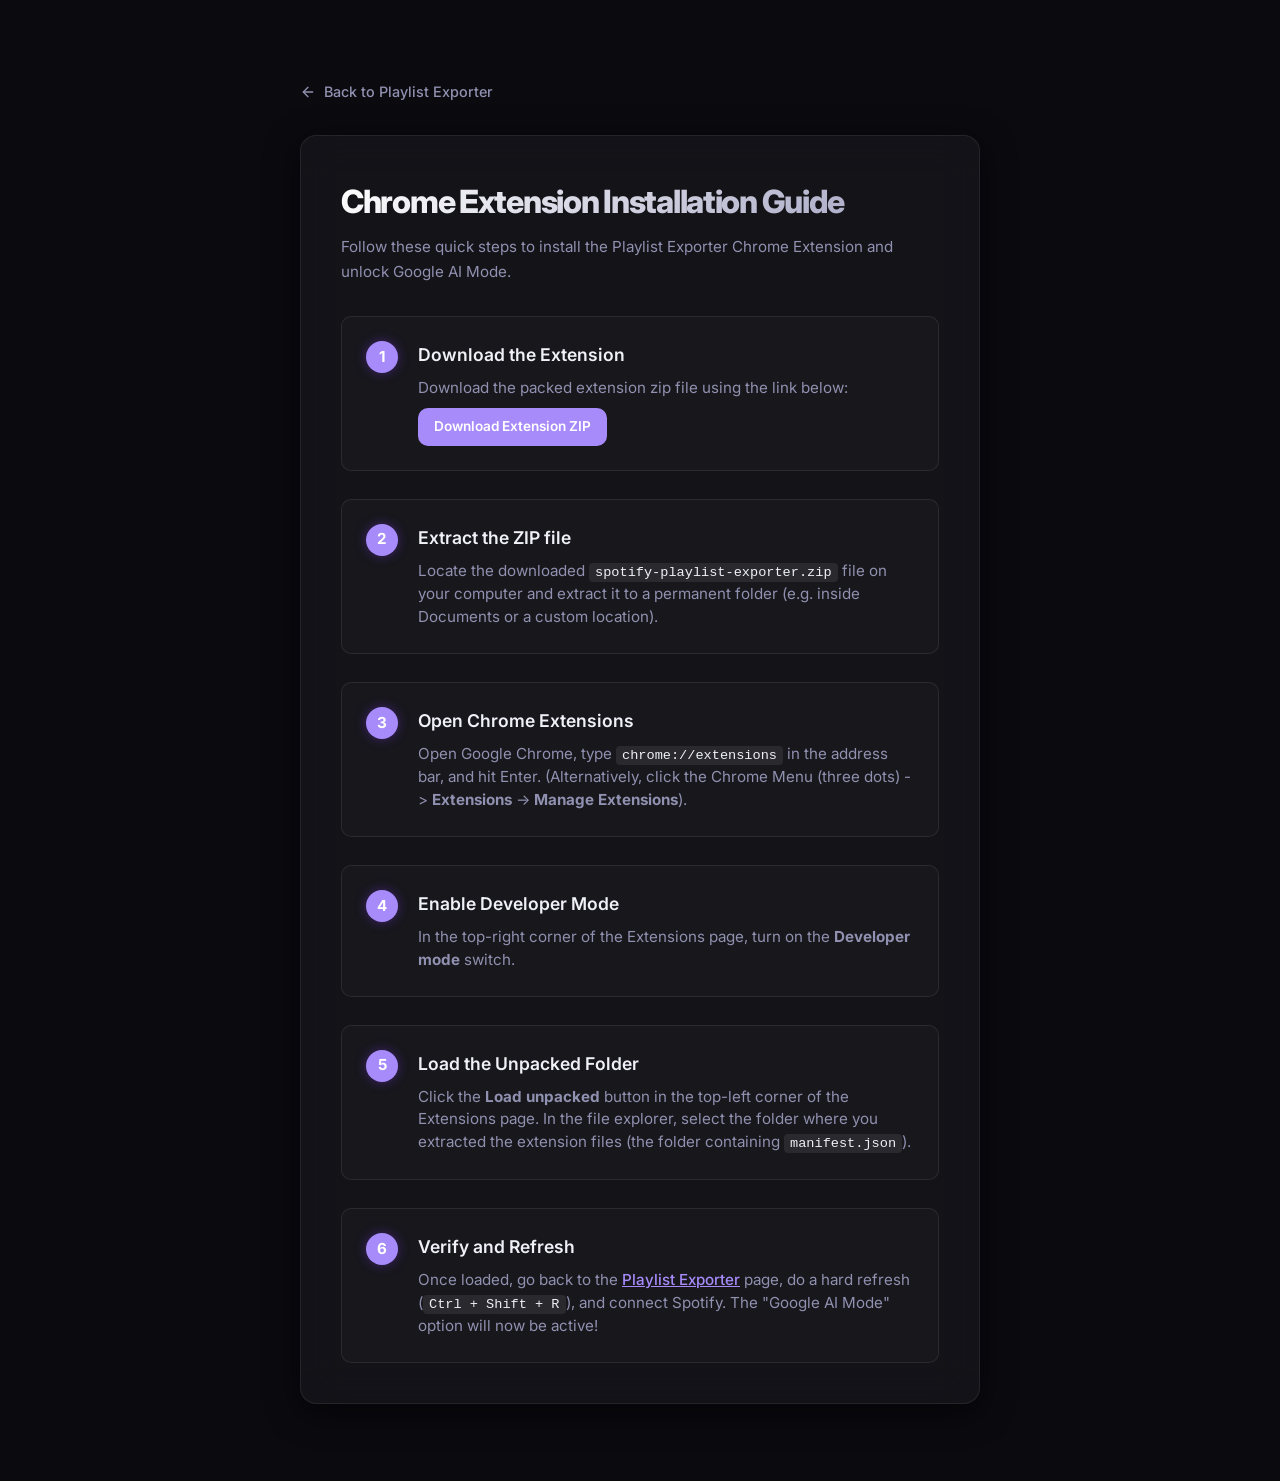
<file: guide.html>
<!DOCTYPE html>
<html lang="en">
<head>
  <meta charset="UTF-8">
  <meta name="viewport" content="width=device-width, initial-scale=1.0">
  <title>Chrome Extension Setup Guide — Playlist Exporter</title>
  <link rel="preconnect" href="https://fonts.googleapis.com">
  <link rel="preconnect" href="https://fonts.gstatic.com" crossorigin>
  <link href="https://fonts.googleapis.com/css2?family=Inter:wght@400;500;600;700&family=Outfit:wght@500;700;800&display=swap" rel="stylesheet">
  <link rel="stylesheet" href="style.css?v=2.9">
  <style>
    .guide-container {
      max-width: 720px;
      margin: 80px auto;
      padding: 0 20px;
    }
    .guide-card {
      padding: 40px;
      position: relative;
    }
    .btn-back {
      display: inline-flex;
      align-items: center;
      gap: 8px;
      color: var(--text-secondary);
      font-size: 0.9rem;
      font-weight: 500;
      text-decoration: none;
      margin-bottom: 32px;
      transition: color 0.2s;
    }
    .btn-back:hover {
      color: var(--accent);
    }
    .step-list {
      margin-top: 32px;
      display: flex;
      flex-direction: column;
      gap: 28px;
    }
    .step-item {
      display: flex;
      gap: 20px;
      padding: 24px;
      background: rgba(255, 255, 255, 0.02);
      border: 1px solid var(--border);
      border-radius: var(--radius-sm);
      transition: border-color 0.2s;
    }
    .step-item:hover {
      border-color: rgba(124, 58, 237, 0.3);
    }
    .step-num {
      width: 32px;
      height: 32px;
      border-radius: 50%;
      background: var(--accent);
      color: #fff;
      display: flex;
      align-items: center;
      justify-content: center;
      font-weight: 700;
      font-size: 0.95rem;
      flex-shrink: 0;
      box-shadow: 0 0 12px rgba(124, 58, 237, 0.4);
    }
    .step-content h3 {
      font-size: 1.1rem;
      color: var(--text-primary);
      margin: 0 0 8px 0;
      font-weight: 600;
    }
    .step-content p {
      font-size: 0.95rem;
      color: var(--text-secondary);
      line-height: 1.5;
      margin: 0;
    }
    .step-content code {
      background: rgba(255, 255, 255, 0.08);
      padding: 2px 6px;
      border-radius: 4px;
      font-family: monospace;
      color: var(--text-primary);
      font-size: 0.85rem;
    }
    .btn-download-action {
      display: inline-block;
      margin-top: 8px;
      background: var(--accent);
      color: #fff !important;
      padding: 8px 16px;
      border-radius: var(--radius-sm);
      text-decoration: none !important;
      font-size: 0.85rem;
      font-weight: 600;
      transition: background 0.2s;
    }
    .btn-download-action:hover {
      background: #6d28d9;
    }
  </style>
</head>
<body>
  <div class="bg-glow bg-glow-left"></div>
  <div class="bg-glow bg-glow-right"></div>

  <div class="guide-container">
    <a href="index.html" class="btn-back">
      <svg width="16" height="16" viewBox="0 0 24 24" fill="none" stroke="currentColor" stroke-width="2" stroke-linecap="round" stroke-linejoin="round"><line x1="19" y1="12" x2="5" y2="12"></line><polyline points="12 19 5 12 12 5"></polyline></svg>
      Back to Playlist Exporter
    </a>

    <div class="guide-card glass-card">
      <div class="setup-title" style="margin-bottom: 32px;">
        <h1 style="font-size: 2rem;">Chrome Extension Installation Guide</h1>
        <p>Follow these quick steps to install the Playlist Exporter Chrome Extension and unlock Google AI Mode.</p>
      </div>

      <div class="step-list">
        <div class="step-item">
          <div class="step-num">1</div>
          <div class="step-content">
            <h3>Download the Extension</h3>
            <p>Download the packed extension zip file using the link below:</p>
            <a href="spotify-playlist-exporter.zip" download="spotify-playlist-exporter.zip" class="btn-download-action">Download Extension ZIP</a>
          </div>
        </div>

        <div class="step-item">
          <div class="step-num">2</div>
          <div class="step-content">
            <h3>Extract the ZIP file</h3>
            <p>Locate the downloaded <code>spotify-playlist-exporter.zip</code> file on your computer and extract it to a permanent folder (e.g. inside Documents or a custom location).</p>
          </div>
        </div>

        <div class="step-item">
          <div class="step-num">3</div>
          <div class="step-content">
            <h3>Open Chrome Extensions</h3>
            <p>Open Google Chrome, type <code>chrome://extensions</code> in the address bar, and hit Enter. (Alternatively, click the Chrome Menu (three dots) -> <strong>Extensions</strong> -> <strong>Manage Extensions</strong>).</p>
          </div>
        </div>

        <div class="step-item">
          <div class="step-num">4</div>
          <div class="step-content">
            <h3>Enable Developer Mode</h3>
            <p>In the top-right corner of the Extensions page, turn on the <strong>Developer mode</strong> switch.</p>
          </div>
        </div>

        <div class="step-item">
          <div class="step-num">5</div>
          <div class="step-content">
            <h3>Load the Unpacked Folder</h3>
            <p>Click the <strong>Load unpacked</strong> button in the top-left corner of the Extensions page. In the file explorer, select the folder where you extracted the extension files (the folder containing <code>manifest.json</code>).</p>
          </div>
        </div>

        <div class="step-item">
          <div class="step-num">6</div>
          <div class="step-content">
            <h3>Verify and Refresh</h3>
            <p>Once loaded, go back to the <a href="index.html" style="color: var(--accent); font-weight: 500; text-decoration: underline;">Playlist Exporter</a> page, do a hard refresh (<code>Ctrl + Shift + R</code>), and connect Spotify. The "Google AI Mode" option will now be active!</p>
          </div>
        </div>
      </div>
    </div>
  </div>
</body>
</html>
</file>
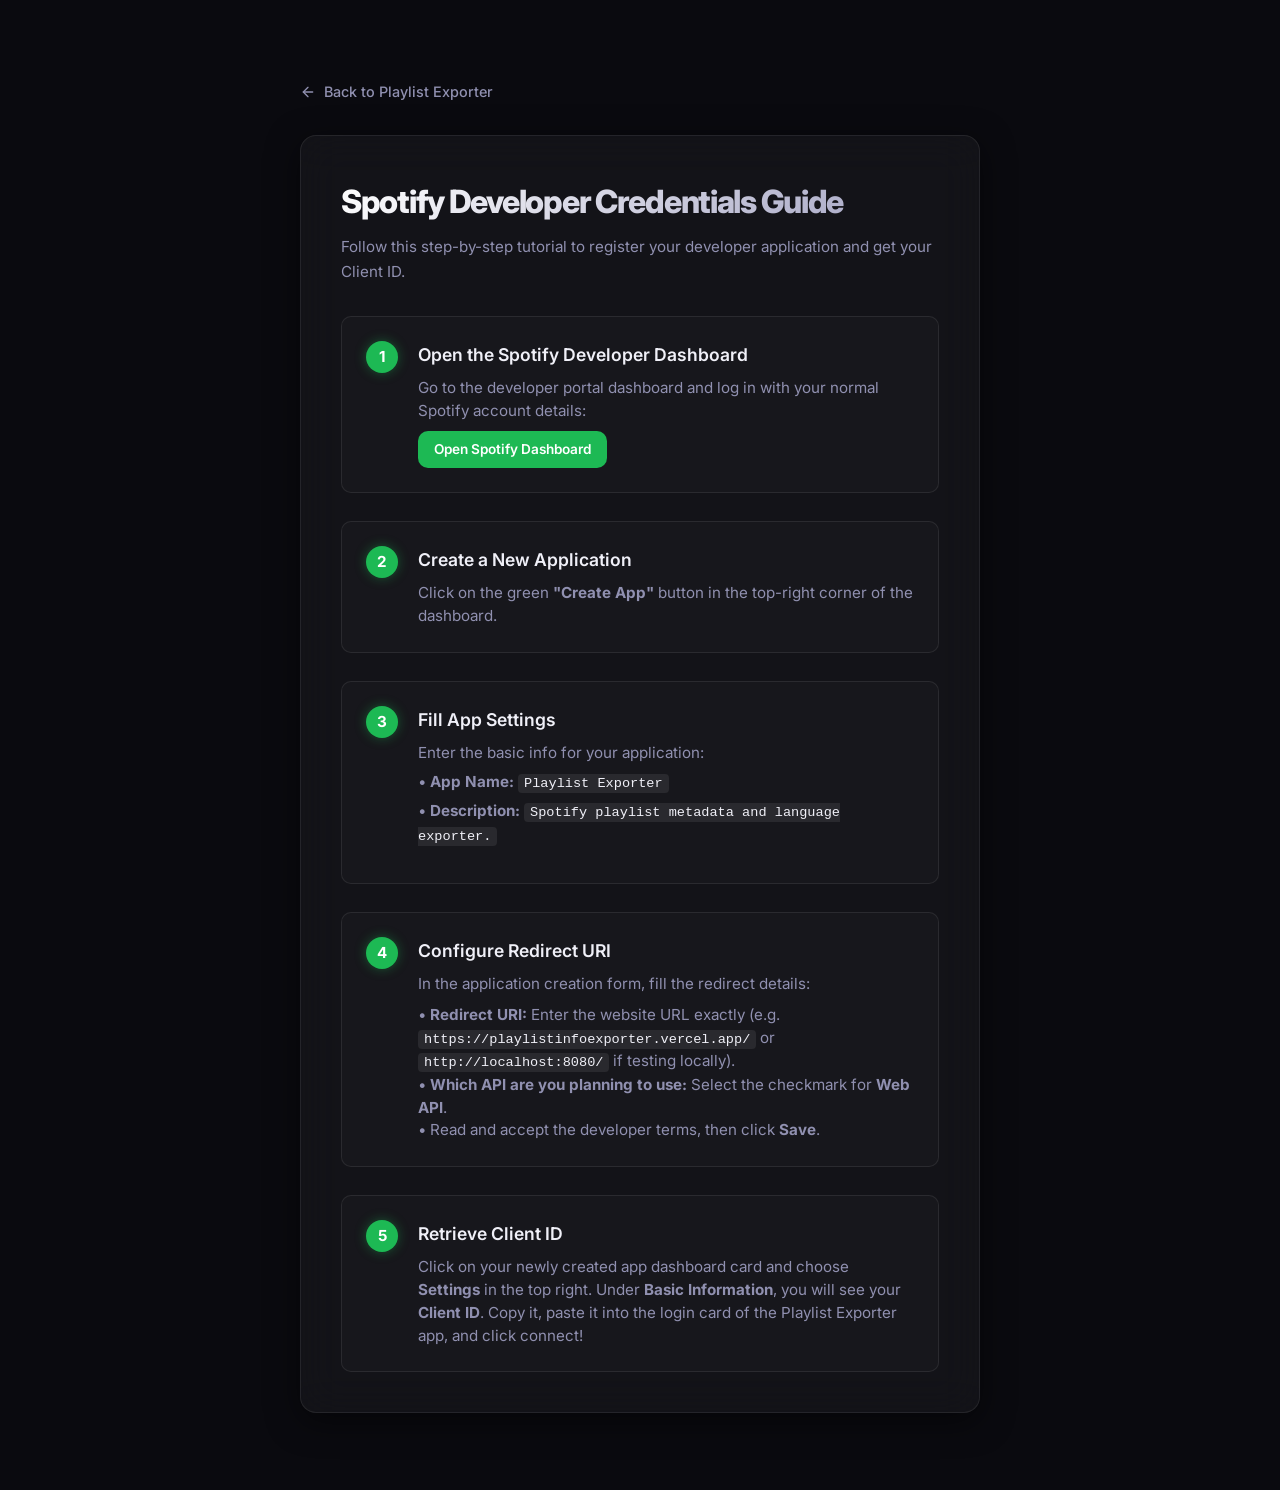
<file: spotify_guide.html>
<!DOCTYPE html>
<html lang="en">
<head>
  <meta charset="UTF-8">
  <meta name="viewport" content="width=device-width, initial-scale=1.0">
  <title>Spotify Developer Setup Guide — Playlist Exporter</title>
  <link rel="preconnect" href="https://fonts.googleapis.com">
  <link rel="preconnect" href="https://fonts.gstatic.com" crossorigin>
  <link href="https://fonts.googleapis.com/css2?family=Inter:wght@400;500;600;700&family=Outfit:wght@500;700;800&display=swap" rel="stylesheet">
  <link rel="stylesheet" href="style.css?v=2.9">
  <style>
    .guide-container {
      max-width: 720px;
      margin: 80px auto;
      padding: 0 20px;
    }
    .guide-card {
      padding: 40px;
      position: relative;
    }
    .btn-back {
      display: inline-flex;
      align-items: center;
      gap: 8px;
      color: var(--text-secondary);
      font-size: 0.9rem;
      font-weight: 500;
      text-decoration: none;
      margin-bottom: 32px;
      transition: color 0.2s;
    }
    .btn-back:hover {
      color: var(--accent);
    }
    .step-list {
      margin-top: 32px;
      display: flex;
      flex-direction: column;
      gap: 28px;
    }
    .step-item {
      display: flex;
      gap: 20px;
      padding: 24px;
      background: rgba(255, 255, 255, 0.02);
      border: 1px solid var(--border);
      border-radius: var(--radius-sm);
      transition: border-color 0.2s;
    }
    .step-item:hover {
      border-color: rgba(29, 185, 84, 0.3);
    }
    .step-num {
      width: 32px;
      height: 32px;
      border-radius: 50%;
      background: #1db954;
      color: #fff;
      display: flex;
      align-items: center;
      justify-content: center;
      font-weight: 700;
      font-size: 0.95rem;
      flex-shrink: 0;
      box-shadow: 0 0 12px rgba(29, 185, 84, 0.4);
    }
    .step-content h3 {
      font-size: 1.1rem;
      color: var(--text-primary);
      margin: 0 0 8px 0;
      font-weight: 600;
    }
    .step-content p {
      font-size: 0.95rem;
      color: var(--text-secondary);
      line-height: 1.5;
      margin: 0;
    }
    .step-content code {
      background: rgba(255, 255, 255, 0.08);
      padding: 2px 6px;
      border-radius: 4px;
      font-family: monospace;
      color: var(--text-primary);
      font-size: 0.85rem;
    }
    .btn-spotify-action {
      display: inline-block;
      margin-top: 8px;
      background: #1db954;
      color: #fff !important;
      padding: 8px 16px;
      border-radius: var(--radius-sm);
      text-decoration: none !important;
      font-size: 0.85rem;
      font-weight: 600;
      transition: background 0.2s;
    }
    .btn-spotify-action:hover {
      background: #1aa34a;
    }
  </style>
</head>
<body>
  <div class="bg-glow bg-glow-left"></div>
  <div class="bg-glow bg-glow-right"></div>

  <div class="guide-container">
    <a href="index.html" class="btn-back">
      <svg width="16" height="16" viewBox="0 0 24 24" fill="none" stroke="currentColor" stroke-width="2" stroke-linecap="round" stroke-linejoin="round"><line x1="19" y1="12" x2="5" y2="12"></line><polyline points="12 19 5 12 12 5"></polyline></svg>
      Back to Playlist Exporter
    </a>

    <div class="guide-card glass-card">
      <div class="setup-title" style="margin-bottom: 32px;">
        <h1 style="font-size: 2rem;">Spotify Developer Credentials Guide</h1>
        <p>Follow this step-by-step tutorial to register your developer application and get your Client ID.</p>
      </div>

      <div class="step-list">
        <div class="step-item">
          <div class="step-num">1</div>
          <div class="step-content">
            <h3>Open the Spotify Developer Dashboard</h3>
            <p>Go to the developer portal dashboard and log in with your normal Spotify account details:</p>
            <a href="https://developer.spotify.com/dashboard" target="_blank" class="btn-spotify-action">Open Spotify Dashboard</a>
          </div>
        </div>

        <div class="step-item">
          <div class="step-num">2</div>
          <div class="step-content">
            <h3>Create a New Application</h3>
            <p>Click on the green <strong>"Create App"</strong> button in the top-right corner of the dashboard.</p>
          </div>
        </div>

        <div class="step-item">
          <div class="step-num">3</div>
          <div class="step-content">
            <h3>Fill App Settings</h3>
            <p>Enter the basic info for your application:</p>
            <p style="margin-top: 6px; margin-bottom: 6px;">&bull; <strong>App Name:</strong> <code>Playlist Exporter</code></p>
            <p style="margin-bottom: 12px;">&bull; <strong>Description:</strong> <code>Spotify playlist metadata and language exporter.</code></p>
          </div>
        </div>

        <div class="step-item">
          <div class="step-num">4</div>
          <div class="step-content">
            <h3>Configure Redirect URI</h3>
            <p>In the application creation form, fill the redirect details:</p>
            <p style="margin-top: 8px;">&bull; <strong>Redirect URI:</strong> Enter the website URL exactly (e.g. <code>https://playlistinfoexporter.vercel.app/</code> or <code>http://localhost:8080/</code> if testing locally).</p>
            <p>&bull; <strong>Which API are you planning to use:</strong> Select the checkmark for <strong>Web API</strong>.</p>
            <p>&bull; Read and accept the developer terms, then click <strong>Save</strong>.</p>
          </div>
        </div>

        <div class="step-item">
          <div class="step-num">5</div>
          <div class="step-content">
            <h3>Retrieve Client ID</h3>
            <p>Click on your newly created app dashboard card and choose <strong>Settings</strong> in the top right. Under <strong>Basic Information</strong>, you will see your <strong>Client ID</strong>. Copy it, paste it into the login card of the Playlist Exporter app, and click connect!</p>
          </div>
        </div>
      </div>
    </div>
  </div>
</body>
</html>
</file>
<file: style.css>
/* ===== CSS Variables ===== */
:root {
  --green: #1DB954;
  --green-dark: #17a349;
  --green-glow: rgba(29, 185, 84, 0.35);
  --bg: #0a0a0f;
  --surface: rgba(255,255,255,0.05);
  --surface-hover: rgba(255,255,255,0.08);
  --border: rgba(255,255,255,0.08);
  --border-strong: rgba(255,255,255,0.14);
  --text-primary: #f0f0f8;
  --text-secondary: #9090b0;
  --text-muted: #5a5a7a;
  --accent: #a78bfa;
  --accent-glow: rgba(167, 139, 250, 0.3);
  --radius: 16px;
  --radius-sm: 10px;
  --shadow: 0 8px 32px rgba(0,0,0,0.5);
  --shadow-lg: 0 24px 64px rgba(0,0,0,0.6);
}

/* ===== Reset & Base ===== */
*, *::before, *::after { box-sizing: border-box; margin: 0; padding: 0; }

html { scroll-behavior: smooth; }

body {
  font-family: 'Inter', system-ui, sans-serif;
  background: var(--bg);
  color: var(--text-primary);
  min-height: 100vh;
  overflow-x: hidden;
  line-height: 1.6;
}

/* ===== Background Orbs ===== */
.bg-orb {
  position: fixed;
  border-radius: 50%;
  filter: blur(120px);
  pointer-events: none;
  z-index: 0;
  opacity: 0.4;
}
.orb1 {
  width: 600px; height: 600px;
  background: radial-gradient(circle, #1DB954 0%, transparent 70%);
  top: -200px; left: -200px;
  animation: orbFloat 12s ease-in-out infinite;
}
.orb2 {
  width: 500px; height: 500px;
  background: radial-gradient(circle, #7c3aed 0%, transparent 70%);
  bottom: -100px; right: -150px;
  animation: orbFloat 15s ease-in-out infinite reverse;
}
.orb3 {
  width: 300px; height: 300px;
  background: radial-gradient(circle, #0ea5e9 0%, transparent 70%);
  top: 50%; left: 50%;
  transform: translate(-50%, -50%);
  animation: orbFloat 10s ease-in-out infinite 3s;
  opacity: 0.2;
}

@keyframes orbFloat {
  0%, 100% { transform: translate(0,0) scale(1); }
  33% { transform: translate(30px, -20px) scale(1.05); }
  66% { transform: translate(-20px, 30px) scale(0.95); }
}

/* ===== Layout ===== */
.app-wrapper {
  position: relative;
  z-index: 1;
  max-width: 900px;
  margin: 0 auto;
  padding: 24px 20px 80px;
}

/* ===== Header ===== */
.header {
  display: flex;
  align-items: center;
  justify-content: space-between;
  margin-bottom: 36px;
  padding: 8px 0;
}

.logo {
  display: flex;
  align-items: center;
  gap: 12px;
  min-width: 0;
}

.spotify-icon {
  width: 40px;
  height: 40px;
  filter: drop-shadow(0 0 12px var(--green-glow));
  animation: pulse-green 3s ease-in-out infinite;
}

@keyframes pulse-green {
  0%, 100% { filter: drop-shadow(0 0 10px var(--green-glow)); }
  50% { filter: drop-shadow(0 0 22px rgba(29,185,84,0.6)); }
}

.logo-text {
  font-size: 1.4rem;
  font-weight: 700;
  letter-spacing: -0.03em;
  color: var(--text-primary);
  line-height: 1.15;
}

.logo-text .accent {
  color: var(--green);
  background: linear-gradient(135deg, #1DB954, #a78bfa);
  -webkit-background-clip: text;
  -webkit-text-fill-color: transparent;
  background-clip: text;
}

.header-badge {
  display: inline-flex;
  align-items: center;
  font-size: 0.72rem;
  font-weight: 600;
  letter-spacing: 0.08em;
  text-decoration: none;
  color: var(--text-secondary);
  transition: color 0.2s, transform 0.2s;
}

.header-badge:hover {
  color: #1DB954;
  transform: translateY(-1px);
}

.github-link svg {
  color: var(--text-secondary);
  transition: transform 0.2s, color 0.2s;
}

.github-link:hover svg {
  color: #1DB954 !important;
  transform: scale(1.12);
}

/* ===== Connected Status ===== */
.connected-status {
  display: flex;
  align-items: center;
  gap: 10px;
  padding: 6px 14px;
  border-radius: 99px;
  background: rgba(29,185,84,0.1);
  border: 1px solid rgba(29,185,84,0.25);
  font-size: 0.85rem;
  font-weight: 600;
  color: var(--green);
}

.connected-dot {
  width: 8px;
  height: 8px;
  border-radius: 50%;
  background: var(--green);
  box-shadow: 0 0 8px var(--green);
  animation: pulse-green 2s ease-in-out infinite;
}

.btn-disconnect {
  background: rgba(255,255,255,0.06);
  border: 1px solid var(--border-strong);
  border-radius: 6px;
  color: var(--text-secondary);
  font-family: inherit;
  font-size: 0.75rem;
  font-weight: 500;
  padding: 3px 10px;
  cursor: pointer;
  transition: all 0.2s;
}

.btn-disconnect:hover {
  background: rgba(239,68,68,0.1);
  border-color: rgba(239,68,68,0.3);
  color: #fca5a5;
}

.results-section { margin-top: 8px; }


/* ===== Glass Card ===== */
.glass-card {
  background: rgba(255,255,255,0.04);
  border: 1px solid var(--border);
  border-radius: var(--radius);
  backdrop-filter: blur(20px);
  -webkit-backdrop-filter: blur(20px);
  box-shadow: var(--shadow);
}

/* ===== Setup Card ===== */
.setup-card {
  padding: 36px;
  margin-bottom: 28px;
  position: relative;
  overflow: hidden;
}

.setup-card::before {
  content: '';
  position: absolute;
  top: 0; left: 0; right: 0;
  height: 2px;
  background: linear-gradient(90deg, transparent, var(--green), var(--accent), transparent);
  opacity: 0.7;
}

.setup-title {
  margin-bottom: 28px;
}

.setup-title h1 {
  font-size: 1.75rem;
  font-weight: 800;
  letter-spacing: -0.04em;
  margin-bottom: 8px;
  background: linear-gradient(135deg, #ffffff 0%, #a0a0c0 100%);
  -webkit-background-clip: text;
  -webkit-text-fill-color: transparent;
  background-clip: text;
}

.setup-title p {
  color: var(--text-secondary);
  font-size: 0.95rem;
}

/* ===== Input Groups ===== */
.credentials-grid {
  display: grid;
  grid-template-columns: 1fr 1fr;
  gap: 16px;
  margin-bottom: 16px;
}

.full-width { margin-bottom: 16px; }

.input-group {
  display: flex;
  flex-direction: column;
  gap: 8px;
}

.input-group label {
  font-size: 0.82rem;
  font-weight: 600;
  text-transform: uppercase;
  letter-spacing: 0.07em;
  color: var(--text-secondary);
}

.input-wrapper {
  position: relative;
  display: flex;
  align-items: center;
}

.input-wrapper svg {
  position: absolute;
  left: 14px;
  width: 18px;
  height: 18px;
  color: var(--text-muted);
  pointer-events: none;
  transition: color 0.2s;
}

.input-wrapper input {
  width: 100%;
  padding: 12px 14px 12px 44px;
  background: rgba(255,255,255,0.05);
  border: 1px solid var(--border-strong);
  border-radius: var(--radius-sm);
  color: var(--text-primary);
  font-family: inherit;
  font-size: 0.95rem;
  outline: none;
  transition: all 0.25s;
}

.input-wrapper input::placeholder {
  color: var(--text-muted);
}

.input-wrapper input:focus {
  border-color: var(--green);
  background: rgba(29,185,84,0.07);
  box-shadow: 0 0 0 3px rgba(29,185,84,0.12);
}

.input-wrapper input:focus + svg,
.input-wrapper:has(input:focus) svg {
  color: var(--green);
}

/* ===== Help Box ===== */
.help-box {
  display: flex;
  align-items: flex-start;
  gap: 10px;
  padding: 12px 16px;
  background: rgba(167,139,250,0.07);
  border: 1px solid rgba(167,139,250,0.2);
  border-radius: var(--radius-sm);
  margin-bottom: 24px;
  font-size: 0.85rem;
  color: var(--text-secondary);
}

.help-box svg {
  width: 16px;
  height: 16px;
  color: var(--accent);
  flex-shrink: 0;
  margin-top: 1px;
}

.help-box a {
  color: var(--accent);
  text-decoration: none;
  font-weight: 500;
}

.help-box a:hover {
  text-decoration: underline;
}

/* ===== Fetch Button ===== */
.btn-fetch {
  width: 100%;
  padding: 15px 24px;
  background: linear-gradient(135deg, var(--green) 0%, #17a349 100%);
  border: none;
  border-radius: var(--radius-sm);
  color: #000;
  font-family: inherit;
  font-size: 1rem;
  font-weight: 700;
  cursor: pointer;
  display: flex;
  align-items: center;
  justify-content: center;
  gap: 10px;
  transition: all 0.25s;
  box-shadow: 0 4px 20px var(--green-glow);
  position: relative;
  overflow: hidden;
}

.btn-fetch::before {
  content: '';
  position: absolute;
  inset: 0;
  background: linear-gradient(135deg, rgba(255,255,255,0.15), transparent);
  opacity: 0;
  transition: opacity 0.25s;
}

.btn-fetch:hover::before { opacity: 1; }

.btn-fetch:hover {
  transform: translateY(-2px);
  box-shadow: 0 8px 32px rgba(29,185,84,0.5);
}

.btn-fetch:active { transform: translateY(0); }

.btn-fetch:disabled {
  opacity: 0.6;
  cursor: not-allowed;
  transform: none;
}

.btn-fetch .btn-icon {
  width: 20px;
  height: 20px;
  color: #000;
}

/* ===== Error Box ===== */
.error-box {
  margin-top: 16px;
  padding: 14px 16px;
  background: rgba(239,68,68,0.1);
  border: 1px solid rgba(239,68,68,0.3);
  border-radius: var(--radius-sm);
  color: #fca5a5;
  font-size: 0.9rem;
  display: flex;
  align-items: center;
  gap: 8px;
}

/* ===== Loading State ===== */
.loading-state {
  display: flex;
  flex-direction: column;
  align-items: center;
  gap: 20px;
  padding: 60px 0;
}

.spinner-ring {
  width: 56px;
  height: 56px;
  border: 3px solid rgba(29,185,84,0.15);
  border-top-color: var(--green);
  border-radius: 50%;
  animation: spin 0.8s linear infinite;
}

@keyframes spin {
  to { transform: rotate(360deg); }
}

.loading-state p {
  color: var(--text-secondary);
  font-size: 0.95rem;
}

/* ===== Playlist Meta ===== */
.playlist-meta {
  display: flex;
  align-items: center;
  gap: 20px;
  padding: 20px 24px;
  margin-bottom: 20px;
}

.playlist-cover {
  width: 72px;
  height: 72px;
  border-radius: 10px;
  object-fit: cover;
  flex-shrink: 0;
  box-shadow: 0 4px 16px rgba(0,0,0,0.5);
}

.playlist-cover-placeholder {
  width: 72px;
  height: 72px;
  border-radius: 10px;
  background: linear-gradient(135deg, #1DB954, #7c3aed);
  display: flex;
  align-items: center;
  justify-content: center;
  flex-shrink: 0;
}

.playlist-info h2 {
  font-size: 1.3rem;
  font-weight: 700;
  margin-bottom: 4px;
}

.playlist-info p {
  color: var(--text-secondary);
  font-size: 0.88rem;
}

.playlist-info .playlist-link {
  display: inline-flex;
  align-items: center;
  gap: 4px;
  color: var(--green);
  text-decoration: none;
  font-size: 0.82rem;
  font-weight: 500;
  margin-top: 6px;
  transition: opacity 0.2s;
}

.playlist-info .playlist-link:hover { opacity: 0.75; }

/* ===== Results Toolbar ===== */
.results-toolbar {
  display: flex;
  align-items: center;
  justify-content: space-between;
  margin-bottom: 16px;
  gap: 12px;
  flex-wrap: wrap;
}

.track-count {
  font-size: 0.9rem;
  color: var(--text-secondary);
  font-weight: 500;
}

.track-count strong {
  color: var(--text-primary);
  font-weight: 700;
}

.toolbar-actions {
  display: flex;
  gap: 10px;
  flex-wrap: wrap;
}

.btn-secondary, .btn-primary {
  display: flex;
  align-items: center;
  gap: 8px;
  padding: 10px 18px;
  border-radius: var(--radius-sm);
  font-family: inherit;
  font-size: 0.88rem;
  font-weight: 600;
  cursor: pointer;
  transition: all 0.22s;
  border: 1px solid transparent;
}

.btn-secondary {
  background: rgba(255,255,255,0.06);
  border-color: var(--border-strong);
  color: var(--text-primary);
}

.btn-secondary:hover {
  background: rgba(255,255,255,0.1);
  border-color: var(--border-strong);
  transform: translateY(-1px);
}

.btn-primary {
  background: linear-gradient(135deg, #7c3aed, #6d28d9);
  color: white;
  box-shadow: 0 4px 16px rgba(124,58,237,0.35);
}

.btn-primary:hover {
  background: linear-gradient(135deg, #8b5cf6, #7c3aed);
  transform: translateY(-1px);
  box-shadow: 0 6px 24px rgba(124,58,237,0.5);
}

.btn-secondary svg, .btn-primary svg {
  width: 16px;
  height: 16px;
}

/* ===== Tracks Table ===== */
.tracks-table {
  overflow: hidden;
}

.table-header {
  display: grid;
  grid-template-columns: 48px 1fr 160px 110px 120px 80px;
  gap: 12px;
  padding: 12px 20px;
  border-bottom: 1px solid var(--border);
  font-size: 0.75rem;
  font-weight: 700;
  text-transform: uppercase;
  letter-spacing: 0.08em;
  color: var(--text-muted);
}

.table-body {
  max-height: 600px;
  overflow-y: auto;
}

.table-body::-webkit-scrollbar { width: 6px; }
.table-body::-webkit-scrollbar-track { background: transparent; }
.table-body::-webkit-scrollbar-thumb {
  background: rgba(255,255,255,0.12);
  border-radius: 99px;
}

.track-row {
  display: grid;
  grid-template-columns: 48px 1fr 160px 110px 120px 80px;
  gap: 12px;
  padding: 14px 20px;
  border-bottom: 1px solid rgba(255,255,255,0.04);
  align-items: center;
  transition: background 0.18s;
  animation: rowIn 0.3s ease both;
}

@keyframes rowIn {
  from { opacity: 0; transform: translateY(8px); }
  to   { opacity: 1; transform: translateY(0); }
}

.track-row:last-child { border-bottom: none; }

/* If AI Mode is disabled, hide Language column and adjust grid */
.no-ai-mode .col-lang {
  display: none !important;
}
.no-ai-mode .table-header, .no-ai-mode .track-row {
  grid-template-columns: 48px 1fr 180px 130px 80px;
}

.track-row:hover {
  background: var(--surface-hover);
}

.col-num {
  font-size: 0.82rem;
  color: var(--text-muted);
  font-variant-numeric: tabular-nums;
  font-weight: 500;
  text-align: center;
}

.col-title {
  display: flex;
  flex-direction: column;
  gap: 3px;
  min-width: 0;
}

.track-name {
  font-size: 0.95rem;
  font-weight: 600;
  white-space: nowrap;
  overflow: hidden;
  text-overflow: ellipsis;
  color: var(--text-primary);
}

.track-album {
  font-size: 0.78rem;
  color: var(--text-muted);
  white-space: nowrap;
  overflow: hidden;
  text-overflow: ellipsis;
}

.track-thumb,
.track-thumb-placeholder,
.track-thumb-button {
  width: 28px;
  height: 28px;
  border-radius: 4px;
  flex-shrink: 0;
}

.track-thumb {
  object-fit: cover;
  display: block;
}

.track-thumb-placeholder {
  background: rgba(255,255,255,0.05);
}

.track-thumb-button {
  position: relative;
  display: inline-flex;
  align-items: center;
  justify-content: center;
  padding: 0;
  border: 0;
  background: transparent;
  cursor: pointer;
  overflow: hidden;
}

.track-thumb-button .track-thumb {
  width: 100%;
  height: 100%;
  transition: filter 0.18s, transform 0.18s;
}

.track-thumb-state {
  position: absolute;
  right: 2px;
  bottom: 2px;
  width: 14px;
  height: 14px;
  border-radius: 50%;
  background: rgba(0,0,0,0.72);
  color: #fff;
  display: flex;
  align-items: center;
  justify-content: center;
  font-size: 7px;
  font-weight: 800;
  line-height: 1;
}

.track-thumb-button:hover .track-thumb,
.track-thumb-button.playing .track-thumb {
  filter: brightness(0.65);
  transform: scale(1.04);
}

.track-thumb-button.playing .track-thumb-state {
  background: rgba(29,185,84,0.78);
}

.col-artists {
  font-size: 0.88rem;
  color: var(--text-secondary);
  white-space: nowrap;
  overflow: hidden;
  text-overflow: ellipsis;
}

.col-isrc {
  display: flex;
  align-items: center;
}

.isrc-badge {
  font-size: 0.75rem;
  font-weight: 600;
  font-family: 'Courier New', monospace;
  color: #2dd4bf;
  background: rgba(45, 212, 191, 0.08);
  border: 1px solid rgba(45, 212, 191, 0.2);
  border-radius: 5px;
  padding: 2px 7px;
  letter-spacing: 0.04em;
  white-space: nowrap;
  overflow: hidden;
  text-overflow: ellipsis;
  max-width: 118px;
  display: block;
}

.col-lang {
  display: flex;
  align-items: center;
}

.lang-badge {
  font-size: 0.72rem;
  font-weight: 600;
  color: var(--accent);
  background: rgba(167, 139, 250, 0.08);
  border: 1px solid rgba(167, 139, 250, 0.2);
  border-radius: 5px;
  padding: 2px 7px;
  letter-spacing: 0.03em;
  white-space: nowrap;
  overflow: hidden;
  text-overflow: ellipsis;
  max-width: 110px;
  display: block;
}

.col-link a {
  display: inline-flex;
  align-items: center;
  gap: 5px;
  padding: 5px 10px;
  background: rgba(29,185,84,0.12);
  border: 1px solid rgba(29,185,84,0.25);
  border-radius: 6px;
  color: var(--green);
  text-decoration: none;
  font-size: 0.78rem;
  font-weight: 600;
  transition: all 0.2s;
  white-space: nowrap;
}

.col-link a:hover {
  background: rgba(29,185,84,0.22);
  border-color: rgba(29,185,84,0.5);
}

.col-link a svg {
  width: 12px;
  height: 12px;
}

/* ===== Toast ===== */
.toast {
  position: fixed;
  bottom: 28px;
  left: 50%;
  transform: translateX(-50%) translateY(80px);
  background: rgba(30,30,45,0.95);
  border: 1px solid var(--border-strong);
  border-radius: 99px;
  padding: 12px 24px;
  font-size: 0.9rem;
  font-weight: 500;
  color: var(--text-primary);
  backdrop-filter: blur(20px);
  box-shadow: var(--shadow-lg);
  transition: transform 0.3s cubic-bezier(0.34, 1.56, 0.64, 1);
  z-index: 999;
  pointer-events: none;
  white-space: nowrap;
}

.toast.show {
  transform: translateX(-50%) translateY(0);
}

/* ===== Responsive ===== */
@media (max-width: 820px) {
  .app-wrapper {
    max-width: 100%;
    padding: 18px 14px 56px;
  }

  .header {
    align-items: flex-start;
    gap: 16px;
    margin-bottom: 24px;
  }

  .logo-text {
    font-size: 1.18rem;
  }

  .spotify-icon {
    width: 36px;
    height: 36px;
  }

  .setup-card {
    padding: 28px 22px;
  }

  .playlist-meta {
    align-items: flex-start;
    padding: 16px;
    gap: 14px;
  }

  .playlist-info h2 {
    font-size: 1.08rem;
    line-height: 1.25;
    overflow-wrap: anywhere;
  }

  .results-toolbar {
    align-items: stretch;
  }

  .toolbar-actions {
    width: 100%;
  }

  .toolbar-actions button {
    flex: 1 1 140px;
    justify-content: center;
  }
}

@media (max-width: 700px) {
  .credentials-grid { grid-template-columns: 1fr; }

  .mode-selector-wrapper {
    flex-direction: column;
  }

  .mode-btn {
    min-height: 44px;
    text-align: center;
  }

  .help-box {
    padding: 12px;
    font-size: 0.82rem;
  }

  .table-header, .track-row {
    grid-template-columns: 34px minmax(0, 1fr) 72px;
    gap: 8px;
    padding-left: 12px;
    padding-right: 12px;
  }

  .table-header {
    font-size: 0.68rem;
  }

  .col-artists, .col-isrc, .col-lang { display: none !important; }

  .setup-card { padding: 24px 20px; }
  .setup-title h1 { font-size: 1.4rem; }

  .track-name {
    font-size: 0.88rem;
  }

  .track-album {
    font-size: 0.74rem;
  }

  .col-link a {
    justify-content: center;
    width: 100%;
    padding: 6px 8px;
    font-size: 0.74rem;
  }
}

@media (max-width: 480px) {
  .app-wrapper {
    padding: 14px 10px 44px;
  }

  .header {
    flex-wrap: wrap;
  }

  .logo {
    gap: 10px;
    flex: 1 1 220px;
  }

  .logo-text {
    font-size: 1rem;
  }

  .header > div:last-child {
    margin-left: 46px;
    gap: 12px !important;
  }

  .header-badge {
    font-size: 0.68rem;
    letter-spacing: 0.04em;
  }

  .setup-card {
    padding: 20px 14px;
    border-radius: 12px;
  }

  .setup-title {
    margin-bottom: 20px;
  }

  .setup-title h1 {
    font-size: 1.25rem;
    line-height: 1.2;
  }

  .setup-title p {
    font-size: 0.86rem;
  }

  .input-wrapper input {
    font-size: 0.9rem;
  }

  .playlist-meta {
    padding: 14px;
  }

  .playlist-cover,
  .playlist-cover-placeholder {
    width: 56px;
    height: 56px;
    border-radius: 8px;
  }

  .playlist-info p,
  .playlist-info .playlist-link {
    font-size: 0.78rem;
  }

  .track-count {
    width: 100%;
  }

  .toolbar-actions {
    gap: 8px;
  }

  .btn-secondary,
  .btn-primary {
    flex: 1 1 100%;
    padding: 11px 12px;
  }

  .table-header, .track-row {
    grid-template-columns: 28px minmax(0, 1fr) 66px;
    padding: 10px 10px;
  }

  .table-body {
    max-height: none;
    overflow-y: visible;
  }

  .toast {
    width: calc(100% - 24px);
    white-space: normal;
    text-align: center;
    border-radius: 14px;
    padding: 12px 16px;
  }

  .ai-mode-container {
    padding: 12px;
  }

  .ai-toggle-label {
    align-items: flex-start;
    font-size: 0.82rem;
    line-height: 1.35;
  }

  .ai-disclaimer {
    margin-left: 0 !important;
  }
}

/* ===== Google AI Mode Toggle ===== */
.ai-mode-container {
  background: rgba(124, 58, 237, 0.08);
  border: 1px solid rgba(124, 58, 237, 0.25);
  border-radius: var(--radius-sm);
  padding: 12px 16px;
  display: flex;
  align-items: center;
  gap: 12px;
  animation: pulse-border-purple 4s infinite alternate;
}

@keyframes pulse-border-purple {
  0% { border-color: rgba(124, 58, 237, 0.25); box-shadow: 0 0 4px rgba(124, 58, 237, 0.05); }
  100% { border-color: rgba(167, 139, 250, 0.5); box-shadow: 0 0 12px rgba(124, 58, 237, 0.15); }
}

.ai-toggle-label {
  display: flex;
  align-items: center;
  gap: 12px;
  cursor: pointer;
  user-select: none;
  font-size: 0.88rem;
  color: var(--text-primary);
  font-weight: 500;
  width: 100%;
}

.ai-toggle-label input {
  display: none;
}

.toggle-custom {
  position: relative;
  width: 38px;
  height: 20px;
  background: rgba(255,255,255,0.15);
  border-radius: 99px;
  transition: background 0.3s;
  flex-shrink: 0;
  border: 1px solid var(--border);
}

.toggle-custom::after {
  content: '';
  position: absolute;
  top: 2px;
  left: 2px;
  width: 14px;
  height: 14px;
  background: #ffffff;
  border-radius: 50%;
  transition: transform 0.3s;
}

.ai-toggle-label input:checked + .toggle-custom {
  background: var(--accent);
}

.ai-toggle-label input:checked + .toggle-custom::after {
  transform: translateX(18px);
}

.ai-toggle-text {
  flex-grow: 1;
}

.ai-debug-panel {
  margin: 0 0 24px;
  border: 1px solid rgba(124, 58, 237, 0.28);
  border-radius: var(--radius-sm);
  background: rgba(10, 10, 18, 0.62);
  overflow: hidden;
}

.ai-debug-head {
  display: flex;
  align-items: center;
  justify-content: space-between;
  gap: 14px;
  padding: 12px 14px;
  border-bottom: 1px solid rgba(255, 255, 255, 0.08);
}

.ai-debug-head strong {
  display: block;
  color: var(--text-primary);
  font-size: 0.9rem;
}

.ai-debug-head span {
  display: block;
  margin-top: 3px;
  color: var(--text-muted);
  font-size: 0.76rem;
}

.ai-debug-actions {
  display: flex;
  gap: 8px;
  flex-wrap: wrap;
  justify-content: flex-end;
}

.ai-debug-actions button {
  border: 1px solid rgba(255, 255, 255, 0.14);
  border-radius: 8px;
  background: rgba(255, 255, 255, 0.04);
  color: var(--text-secondary);
  font: inherit;
  font-size: 0.75rem;
  font-weight: 700;
  padding: 7px 10px;
  cursor: pointer;
}

.ai-debug-actions button:hover {
  color: var(--text-primary);
  border-color: rgba(124, 58, 237, 0.45);
}

.ai-debug-body {
  max-height: 260px;
  overflow: auto;
  padding: 10px 14px 12px;
  font-family: ui-monospace, SFMono-Regular, Consolas, "Liberation Mono", monospace;
  font-size: 0.76rem;
  line-height: 1.55;
  color: #d8d5ff;
  white-space: pre-wrap;
}

.ai-debug-entry {
  padding: 5px 0;
  border-bottom: 1px solid rgba(255, 255, 255, 0.05);
}

.ai-debug-entry:last-child {
  border-bottom: 0;
}

.scanning-text {
  color: var(--accent);
  font-weight: 600;
  animation: pulse-text 1.5s infinite alternate;
}

@keyframes pulse-text {
  0% { opacity: 0.5; }
  100% { opacity: 1; }
}
</file>
